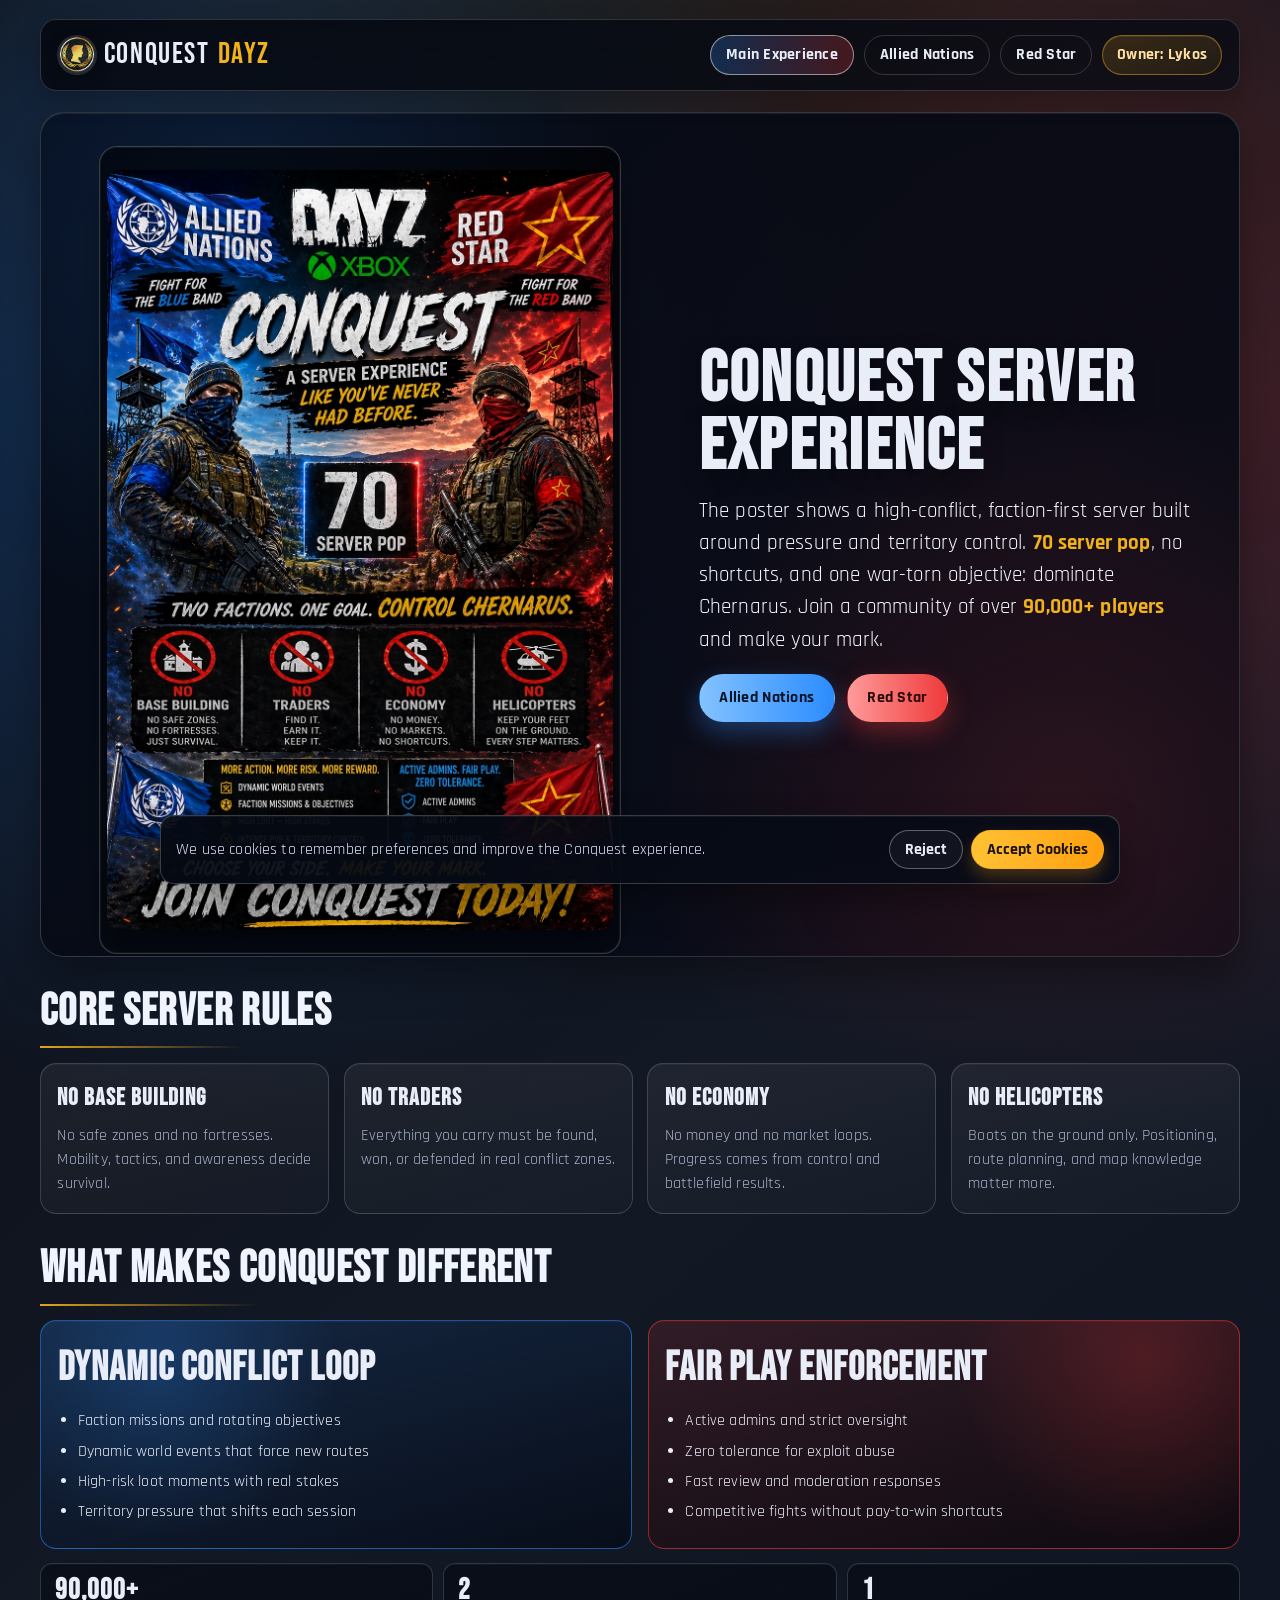
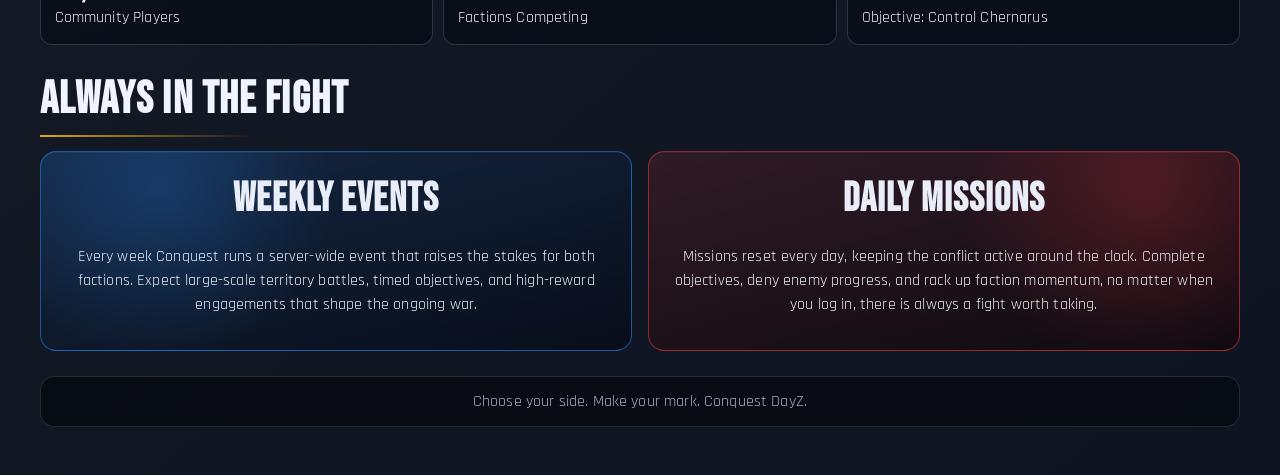
<file: docs/index.html>
﻿<!doctype html>
<html lang="en">
  <head>
    <meta charset="UTF-8" />
    <meta name="viewport" content="width=device-width, initial-scale=1.0" />
    <title>Conquest DayZ | Server Experience</title>
    <meta
      name="description"
      content="Conquest DayZ server experience. Two factions. One brutal goal. Control Chernarus."
    />
    <link rel="preconnect" href="https://fonts.googleapis.com" />
    <link rel="preconnect" href="https://fonts.gstatic.com" crossorigin />
    <link
      href="https://fonts.googleapis.com/css2?family=Bebas+Neue&family=Rajdhani:wght@500;600;700&display=swap"
      rel="stylesheet"
    />
    <link rel="stylesheet" href="styles.css" />
  </head>
  <body class="faction-main">
    <div class="page-shell">
      <nav class="main-nav">
        <a class="brand" href="index.html">
          <img
            class="brand-icon"
            src="[data-uri]"
            alt="Conquest DayZ symbol"
          />
          CONQUEST <span>DAYZ</span>
        </a>
        <div class="nav-links">
          <a class="active" href="index.html">Main Experience</a>
          <a href="allied-nations.html">Allied Nations</a>
          <a href="red-star.html">Red Star</a>
          <span class="owner-chip">Owner: Lykos</span>
        </div>
      </nav>

      <header class="hero reveal">
        <div class="hero-grid">
          <figure class="poster-frame">
            <img
              src="Conquest Dayz Poster.png"
              alt="Conquest DayZ poster with blue and red factions"
            />
          </figure>
          <div class="hero-copy">
            <h1>Conquest Server Experience</h1>
            <p>
              The poster shows a high-conflict, faction-first server built
              around pressure and territory control.
              <span class="accent">70 server pop</span>, no shortcuts, and one
              war-torn objective: dominate Chernarus. Join a community of over
              <span class="accent">90,000+ players</span> and make your mark.
            </p>
            <div class="cta-row">
              <a class="btn btn-allied" href="allied-nations.html"
                >Allied Nations</a
              >
              <a class="btn btn-red" href="red-star.html">Red Star</a>
            </div>
          </div>
        </div>
      </header>

      <section class="section reveal">
        <h2 class="section-title">Core Server Rules</h2>
        <div class="grid">
          <article class="card">
            <h3>No Base Building</h3>
            <p>
              No safe zones and no fortresses. Mobility, tactics, and awareness
              decide survival.
            </p>
          </article>
          <article class="card">
            <h3>No Traders</h3>
            <p>
              Everything you carry must be found, won, or defended in real
              conflict zones.
            </p>
          </article>
          <article class="card">
            <h3>No Economy</h3>
            <p>
              No money and no market loops. Progress comes from control and
              battlefield results.
            </p>
          </article>
          <article class="card">
            <h3>No Helicopters</h3>
            <p>
              Boots on the ground only. Positioning, route planning, and map
              knowledge matter more.
            </p>
          </article>
        </div>
      </section>

      <section class="section reveal">
        <h2 class="section-title">What Makes Conquest Different</h2>
        <div class="split">
          <article class="panel blue-band">
            <h2>Dynamic Conflict Loop</h2>
            <ul>
              <li>Faction missions and rotating objectives</li>
              <li>Dynamic world events that force new routes</li>
              <li>High-risk loot moments with real stakes</li>
              <li>Territory pressure that shifts each session</li>
            </ul>
          </article>
          <article class="panel red-band">
            <h2>Fair Play Enforcement</h2>
            <ul>
              <li>Active admins and strict oversight</li>
              <li>Zero tolerance for exploit abuse</li>
              <li>Fast review and moderation responses</li>
              <li>Competitive fights without pay-to-win shortcuts</li>
            </ul>
          </article>
        </div>

        <div class="stat-bar">
          <div class="stat">
            <strong>90,000+</strong>
            Community Players
          </div>
          <div class="stat">
            <strong>2</strong>
            Factions Competing
          </div>
          <div class="stat">
            <strong>1</strong>
            Objective: Control Chernarus
          </div>
        </div>
      </section>

      <section class="section reveal">
        <h2 class="section-title">Always In The Fight</h2>
        <div class="split">
          <article class="panel blue-band command-structure">
            <h2>Weekly Events</h2>
            <p>
              Every week Conquest runs a server-wide event that raises the
              stakes for both factions. Expect large-scale territory battles,
              timed objectives, and high-reward engagements that shape the
              ongoing war.
            </p>
          </article>
          <article class="panel red-band command-structure">
            <h2>Daily Missions</h2>
            <p>
              Missions reset every day, keeping the conflict active around the
              clock. Complete objectives, deny enemy progress, and rack up
              faction momentum, no matter when you log in, there is always a
              fight worth taking.
            </p>
          </article>
        </div>
      </section>

      <footer>Choose your side. Make your mark. Conquest DayZ.</footer>
    </div>
    <script src="script.js"></script>
  </body>
</html>
</file>
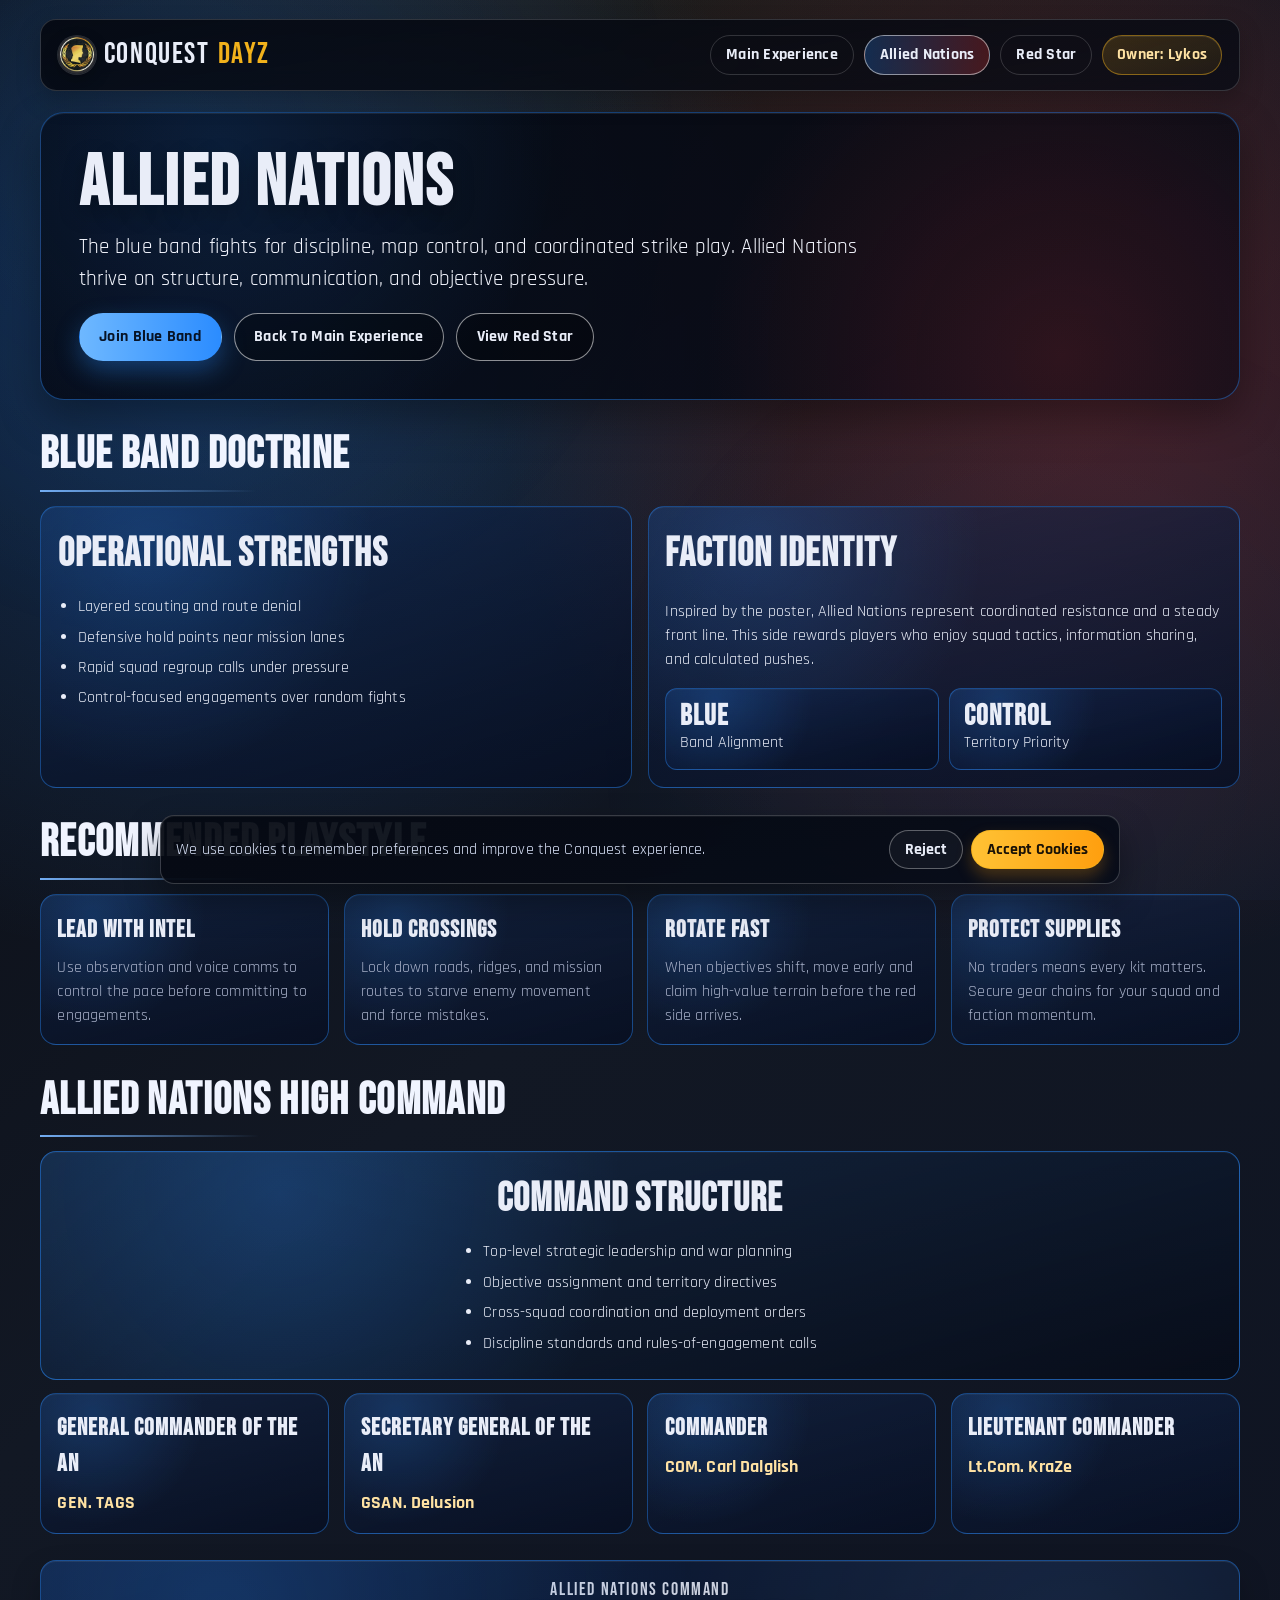
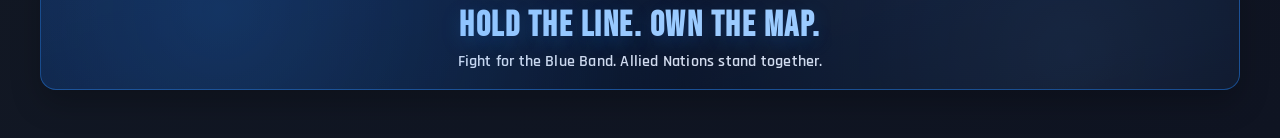
<file: docs/allied-nations.html>
<!doctype html>
<html lang="en">
  <head>
    <meta charset="UTF-8" />
    <meta name="viewport" content="width=device-width, initial-scale=1.0" />
    <title>Conquest DayZ | Allied Nations</title>
    <meta
      name="description"
      content="Allied Nations faction page for Conquest DayZ."
    />
    <link rel="preconnect" href="https://fonts.googleapis.com" />
    <link rel="preconnect" href="https://fonts.gstatic.com" crossorigin />
    <link
      href="https://fonts.googleapis.com/css2?family=Bebas+Neue&family=Rajdhani:wght@500;600;700&display=swap"
      rel="stylesheet"
    />
    <link rel="stylesheet" href="styles.css" />
  </head>
  <body class="faction-allied">
    <div class="page-shell">
      <nav class="main-nav">
        <a class="brand" href="index.html">
          <img
            class="brand-icon"
            src="image-1776967634418.png"
            alt="Conquest DayZ symbol"
          />
          CONQUEST <span>DAYZ</span>
        </a>
        <div class="nav-links">
          <a href="index.html">Main Experience</a>
          <a class="active" href="allied-nations.html">Allied Nations</a>
          <a href="red-star.html">Red Star</a>
          <span class="owner-chip">Owner: Lykos</span>
        </div>
      </nav>

      <header class="hero reveal">
        <div class="hero-grid hero-grid-single">
          <div class="hero-copy">
            <h1>Allied Nations</h1>
            <p>
              The blue band fights for discipline, map control, and coordinated
              strike play. Allied Nations thrive on structure, communication,
              and objective pressure.
            </p>
            <div class="cta-row">
              <a
                class="btn primary"
                href="https://discord.gg/kwTU5Df5nt"
                target="_blank"
                rel="noopener noreferrer"
                >Join Blue Band</a
              >
              <a class="btn secondary" href="index.html"
                >Back To Main Experience</a
              >
              <a class="btn secondary" href="red-star.html">View Red Star</a>
            </div>
          </div>
        </div>
      </header>

      <section class="section reveal">
        <h2 class="section-title">Blue Band Doctrine</h2>
        <div class="split">
          <article class="panel blue-band">
            <h2>Operational Strengths</h2>
            <ul>
              <li>Layered scouting and route denial</li>
              <li>Defensive hold points near mission lanes</li>
              <li>Rapid squad regroup calls under pressure</li>
              <li>Control-focused engagements over random fights</li>
            </ul>
          </article>
          <article class="panel">
            <h2>Faction Identity</h2>
            <p>
              Inspired by the poster, Allied Nations represent coordinated
              resistance and a steady front line. This side rewards players who
              enjoy squad tactics, information sharing, and calculated pushes.
            </p>
            <div class="stat-bar">
              <div class="stat">
                <strong>Blue</strong>
                Band Alignment
              </div>
              <div class="stat">
                <strong>Control</strong>
                Territory Priority
              </div>
            </div>
          </article>
        </div>
      </section>

      <section class="section reveal">
        <h2 class="section-title">Recommended Playstyle</h2>
        <div class="grid">
          <article class="card">
            <h3>Lead With Intel</h3>
            <p>
              Use observation and voice comms to control the pace before
              committing to engagements.
            </p>
          </article>
          <article class="card">
            <h3>Hold Crossings</h3>
            <p>
              Lock down roads, ridges, and mission routes to starve enemy
              movement and force mistakes.
            </p>
          </article>
          <article class="card">
            <h3>Rotate Fast</h3>
            <p>
              When objectives shift, move early and claim high-value terrain
              before the red side arrives.
            </p>
          </article>
          <article class="card">
            <h3>Protect Supplies</h3>
            <p>
              No traders means every kit matters. Secure gear chains for your
              squad and faction momentum.
            </p>
          </article>
        </div>
      </section>

      <section class="section reveal" id="high-command">
        <h2 class="section-title">Allied Nations High Command</h2>
        <article class="panel blue-band command-structure">
          <h2>Command Structure</h2>
          <ul>
            <li>Top-level strategic leadership and war planning</li>
            <li>Objective assignment and territory directives</li>
            <li>Cross-squad coordination and deployment orders</li>
            <li>Discipline standards and rules-of-engagement calls</li>
          </ul>
        </article>

        <div class="grid mt-sm">
          <article class="card">
            <h3>General Commander of the AN</h3>
            <p class="command-name">GEN. TAGS</p>
          </article>
          <article class="card">
            <h3>Secretary General of the AN</h3>
            <p class="command-name">GSAN. Delusion</p>
          </article>
          <article class="card">
            <h3>Commander</h3>
            <p class="command-name">COM. Carl Dalglish</p>
          </article>
          <article class="card">
            <h3>Lieutenant Commander</h3>
            <p class="command-name">Lt.Com. KraZe</p>
          </article>
        </div>
      </section>

      <footer class="faction-footer reveal">
        <p class="faction-footer-kicker">ALLIED NATIONS COMMAND</p>
        <h2>Hold the line. Own the map.</h2>
        <p class="faction-footer-copy">
          Fight for the Blue Band. Allied Nations stand together.
        </p>
      </footer>
    </div>
    <script src="script.js"></script>
  </body>
</html>
</file>
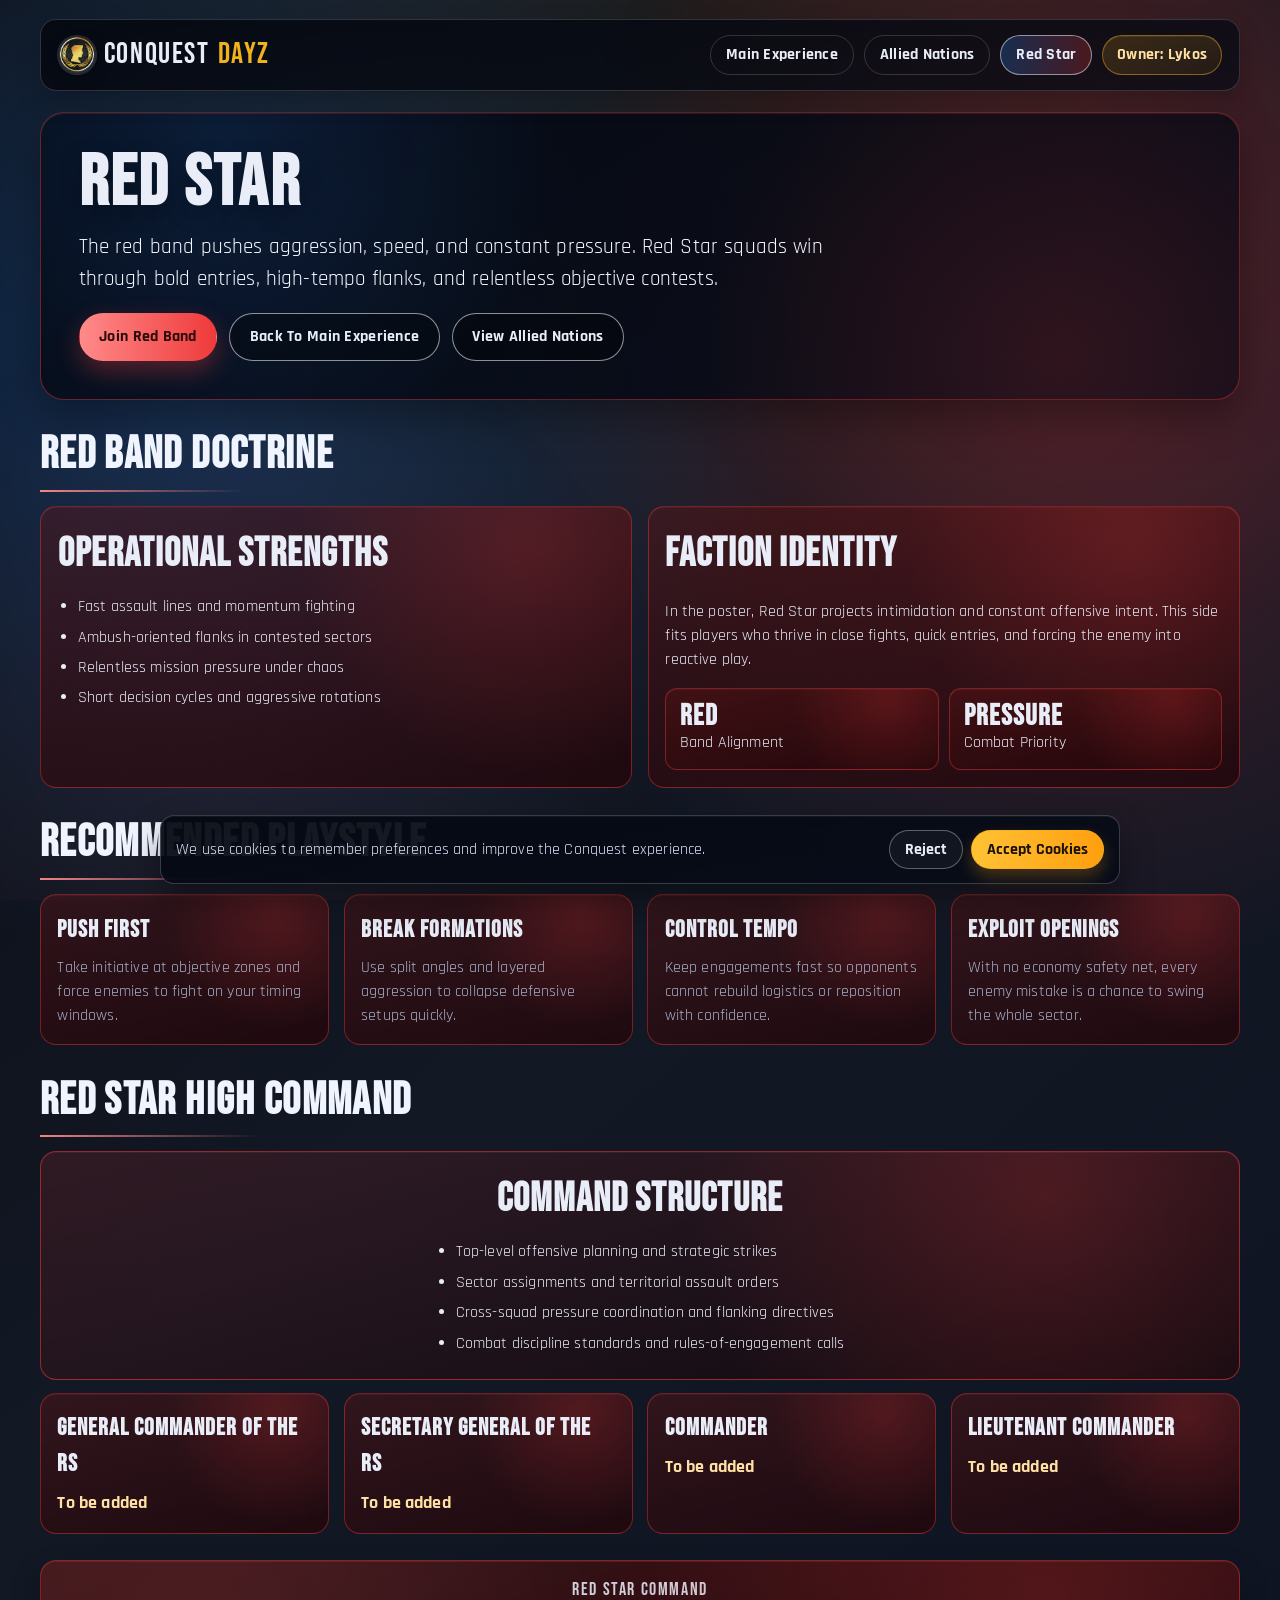
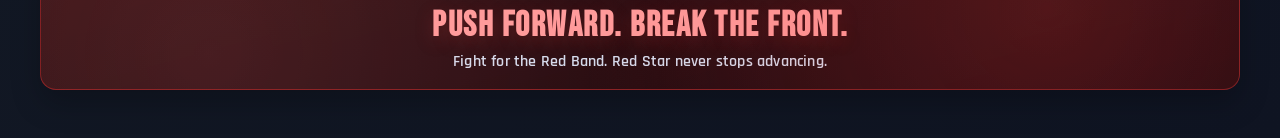
<file: docs/red-star.html>
<!doctype html>
<html lang="en">
  <head>
    <meta charset="UTF-8" />
    <meta name="viewport" content="width=device-width, initial-scale=1.0" />
    <title>Conquest DayZ | Red Star</title>
    <meta
      name="description"
      content="Red Star faction page for Conquest DayZ."
    />
    <link rel="preconnect" href="https://fonts.googleapis.com" />
    <link rel="preconnect" href="https://fonts.gstatic.com" crossorigin />
    <link
      href="https://fonts.googleapis.com/css2?family=Bebas+Neue&family=Rajdhani:wght@500;600;700&display=swap"
      rel="stylesheet"
    />
    <link rel="stylesheet" href="styles.css" />
  </head>
  <body class="faction-red">
    <div class="page-shell">
      <nav class="main-nav">
        <a class="brand" href="index.html">
          <img
            class="brand-icon"
            src="image-1776967634418.png"
            alt="Conquest DayZ symbol"
          />
          CONQUEST <span>DAYZ</span>
        </a>
        <div class="nav-links">
          <a href="index.html">Main Experience</a>
          <a href="allied-nations.html">Allied Nations</a>
          <a class="active" href="red-star.html">Red Star</a>
          <span class="owner-chip">Owner: Lykos</span>
        </div>
      </nav>

      <header class="hero reveal">
        <div class="hero-grid hero-grid-single">
          <div class="hero-copy">
            <h1>Red Star</h1>
            <p>
              The red band pushes aggression, speed, and constant pressure. Red
              Star squads win through bold entries, high-tempo flanks, and
              relentless objective contests.
            </p>
            <div class="cta-row">
              <a
                class="btn primary"
                href="https://discord.gg/redstar"
                target="_blank"
                rel="noopener noreferrer"
                >Join Red Band</a
              >
              <a class="btn secondary" href="index.html"
                >Back To Main Experience</a
              >
              <a class="btn secondary" href="allied-nations.html"
                >View Allied Nations</a
              >
            </div>
          </div>
        </div>
      </header>

      <section class="section reveal">
        <h2 class="section-title">Red Band Doctrine</h2>
        <div class="split">
          <article class="panel red-band">
            <h2>Operational Strengths</h2>
            <ul>
              <li>Fast assault lines and momentum fighting</li>
              <li>Ambush-oriented flanks in contested sectors</li>
              <li>Relentless mission pressure under chaos</li>
              <li>Short decision cycles and aggressive rotations</li>
            </ul>
          </article>
          <article class="panel">
            <h2>Faction Identity</h2>
            <p>
              In the poster, Red Star projects intimidation and constant
              offensive intent. This side fits players who thrive in close
              fights, quick entries, and forcing the enemy into reactive play.
            </p>
            <div class="stat-bar">
              <div class="stat">
                <strong>Red</strong>
                Band Alignment
              </div>
              <div class="stat">
                <strong>Pressure</strong>
                Combat Priority
              </div>
            </div>
          </article>
        </div>
      </section>

      <section class="section reveal">
        <h2 class="section-title">Recommended Playstyle</h2>
        <div class="grid">
          <article class="card">
            <h3>Push First</h3>
            <p>
              Take initiative at objective zones and force enemies to fight on
              your timing windows.
            </p>
          </article>
          <article class="card">
            <h3>Break Formations</h3>
            <p>
              Use split angles and layered aggression to collapse defensive
              setups quickly.
            </p>
          </article>
          <article class="card">
            <h3>Control Tempo</h3>
            <p>
              Keep engagements fast so opponents cannot rebuild logistics or
              reposition with confidence.
            </p>
          </article>
          <article class="card">
            <h3>Exploit Openings</h3>
            <p>
              With no economy safety net, every enemy mistake is a chance to
              swing the whole sector.
            </p>
          </article>
        </div>
      </section>

      <section class="section reveal" id="high-command">
        <h2 class="section-title">Red Star High Command</h2>
        <article class="panel red-band command-structure">
          <h2>Command Structure</h2>
          <ul>
            <li>Top-level offensive planning and strategic strikes</li>
            <li>Sector assignments and territorial assault orders</li>
            <li>Cross-squad pressure coordination and flanking directives</li>
            <li>Combat discipline standards and rules-of-engagement calls</li>
          </ul>
        </article>

        <div class="grid mt-sm">
          <article class="card">
            <h3>General Commander of the RS</h3>
            <p class="command-name">To be added</p>
          </article>
          <article class="card">
            <h3>Secretary General of the RS</h3>
            <p class="command-name">To be added</p>
          </article>
          <article class="card">
            <h3>Commander</h3>
            <p class="command-name">To be added</p>
          </article>
          <article class="card">
            <h3>Lieutenant Commander</h3>
            <p class="command-name">To be added</p>
          </article>
        </div>
      </section>

      <footer class="faction-footer reveal">
        <p class="faction-footer-kicker">RED STAR COMMAND</p>
        <h2>Push forward. Break the front.</h2>
        <p class="faction-footer-copy">
          Fight for the Red Band. Red Star never stops advancing.
        </p>
      </footer>
    </div>
    <script src="script.js"></script>
  </body>
</html>
</file>
<file: docs/styles.css>
:root {
  --bg-deep: #090b12;
  --bg-mid: #121824;
  --bg-glow: #0f1422;
  --ink: #e9edf8;
  --muted: #a7b0c8;
  --gold: #f2b21b;
  --blue: #2b8cff;
  --blue-soft: #79b6ff;
  --red: #ef3a3a;
  --red-soft: #ff8a8a;
  --surface: rgba(255, 255, 255, 0.055);
  --card: rgba(255, 255, 255, 0.06);
  --card-border: rgba(255, 255, 255, 0.16);
  --ring: rgba(255, 255, 255, 0.3);
  --shadow: 0 18px 40px rgba(0, 0, 0, 0.35);
}

* {
  box-sizing: border-box;
}

html,
body {
  margin: 0;
  padding: 0;
}

body {
  font-family: "Rajdhani", "Trebuchet MS", sans-serif;
  color: var(--ink);
  background:
    radial-gradient(circle at 50% -10%, rgba(255, 194, 52, 0.08), transparent 40%),
    radial-gradient(
      circle at 15% 20%,
      rgba(43, 140, 255, 0.26),
      transparent 35%
    ),
    radial-gradient(
      circle at 85% 22%,
      rgba(239, 58, 58, 0.24),
      transparent 34%
    ),
    linear-gradient(140deg, var(--bg-deep), var(--bg-mid) 52%, var(--bg-glow));
  min-height: 100vh;
  line-height: 1.5;
  letter-spacing: 0.15px;
  position: relative;
  overflow-x: hidden;
}

body::before {
  content: "";
  position: fixed;
  inset: 0;
  pointer-events: none;
  z-index: -1;
  opacity: 0.42;
  background:
    radial-gradient(circle at 10% 14%, rgba(43, 140, 255, 0.12), transparent 34%),
    radial-gradient(circle at 90% 18%, rgba(239, 58, 58, 0.1), transparent 32%);
}

body.faction-allied::before {
  opacity: 0.5;
  background:
    radial-gradient(circle at 14% 16%, rgba(43, 140, 255, 0.22), transparent 38%),
    radial-gradient(circle at 82% 84%, rgba(77, 164, 255, 0.12), transparent 36%);
}

body.faction-red::before {
  opacity: 0.5;
  background:
    radial-gradient(circle at 86% 16%, rgba(239, 58, 58, 0.22), transparent 38%),
    radial-gradient(circle at 18% 84%, rgba(255, 108, 108, 0.12), transparent 36%);
}

.page-shell {
  width: min(1200px, 94vw);
  margin: 0 auto;
  padding: 1.2rem 0 3rem;
}

.main-nav {
  display: flex;
  justify-content: space-between;
  align-items: center;
  gap: 1rem;
  flex-wrap: wrap;
  padding: 0.75rem 1.05rem;
  border: 1px solid var(--card-border);
  border-radius: 16px;
  background: linear-gradient(170deg, rgba(5, 8, 16, 0.9), rgba(6, 10, 20, 0.72));
  backdrop-filter: blur(10px);
  box-shadow: 0 10px 24px rgba(0, 0, 0, 0.22);
  position: sticky;
  top: 0.8rem;
  z-index: 20;
  transition:
    transform 240ms ease,
    opacity 240ms ease;
  transform: translateY(0);
  opacity: 1;
}

.main-nav.nav-hidden {
  transform: translateY(calc(-100% - 1rem));
  opacity: 0;
  pointer-events: none;
}

.brand {
  display: inline-flex;
  align-items: center;
  gap: 0.5rem;
  font-family: "Bebas Neue", Impact, sans-serif;
  letter-spacing: 1.6px;
  font-size: 1.9rem;
  text-decoration: none;
  color: var(--ink);
}

.brand-icon {
  width: 38px;
  height: 38px;
  object-fit: contain;
  border-radius: 50%;
  box-shadow:
    0 0 0 1px rgba(255, 255, 255, 0.14),
    0 6px 16px rgba(0, 0, 0, 0.28);
}

.brand span {
  color: var(--gold);
}

.nav-links {
  display: flex;
  gap: 0.6rem;
  flex-wrap: wrap;
  align-items: center;
}

.nav-links a {
  text-decoration: none;
  color: var(--ink);
  border: 1px solid var(--card-border);
  border-radius: 999px;
  padding: 0.45rem 0.95rem;
  font-weight: 700;
  letter-spacing: 0.25px;
  transition:
    transform 200ms ease,
    background 200ms ease,
    border-color 200ms ease,
    box-shadow 200ms ease;
}

.nav-links a:hover,
.nav-links a:focus-visible {
  transform: translateY(-2px);
  background: rgba(255, 255, 255, 0.08);
  border-color: rgba(255, 255, 255, 0.42);
  box-shadow: 0 8px 18px rgba(0, 0, 0, 0.22);
}

.nav-links a.active {
  background: linear-gradient(
    90deg,
    rgba(43, 140, 255, 0.25),
    rgba(239, 58, 58, 0.25)
  );
  border-color: rgba(255, 255, 255, 0.5);
}

.owner-chip {
  border: 1px solid rgba(242, 178, 27, 0.45);
  border-radius: 999px;
  padding: 0.42rem 0.88rem;
  font-weight: 700;
  letter-spacing: 0.25px;
  color: #ffe2a3;
  background: linear-gradient(160deg, rgba(242, 178, 27, 0.18), rgba(242, 178, 27, 0.08));
  box-shadow: inset 0 1px 0 rgba(255, 255, 255, 0.08);
}

.hero {
  margin-top: 1.3rem;
  border: 1px solid var(--card-border);
  border-radius: 24px;
  overflow: hidden;
  box-shadow:
    var(--shadow),
    inset 0 1px 0 rgba(255, 255, 255, 0.08);
  background:
    radial-gradient(
      circle at 15% 12%,
      rgba(43, 140, 255, 0.14),
      transparent 32%
    ),
    radial-gradient(
      circle at 85% 84%,
      rgba(239, 58, 58, 0.14),
      transparent 34%
    ),
    linear-gradient(150deg, rgba(4, 8, 18, 0.9), rgba(8, 12, 24, 0.88));
}

.hero-grid {
  display: grid;
  grid-template-columns: minmax(340px, 52%) minmax(280px, 48%);
  align-items: stretch;
  gap: 1.1rem;
  padding: 1.1rem;
}

.hero-grid.hero-grid-single {
  grid-template-columns: 1fr;
}

.poster-frame {
  border-radius: 18px;
  border: 1px solid rgba(255, 255, 255, 0.22);
  background: linear-gradient(180deg, rgba(0, 0, 0, 0.56), rgba(4, 8, 16, 0.65));
  padding: 0.45rem;
  display: grid;
  align-items: center;
  justify-items: center;
  min-height: 100%;
  box-shadow: inset 0 0 0 1px rgba(255, 255, 255, 0.05);
}

.poster-frame img {
  width: 100%;
  max-height: 92vh;
  display: block;
  object-fit: contain;
  object-position: center top;
  border-radius: 12px;
  filter: saturate(1.02) contrast(1.01) brightness(1.04);
  box-shadow: 0 16px 34px rgba(0, 0, 0, 0.35);
}

.hero-copy {
  display: grid;
  align-content: center;
  gap: 0.75rem;
  padding: clamp(0.5rem, 1.7vw, 1.25rem);
}

.hero h1 {
  margin: 0;
  font-family: "Bebas Neue", Impact, sans-serif;
  letter-spacing: 2.3px;
  font-size: clamp(2.1rem, 6vw, 4.5rem);
  line-height: 0.95;
  text-shadow: 0 8px 22px rgba(0, 0, 0, 0.3);
}

.hero p {
  margin: 0;
  font-size: clamp(1rem, 2.4vw, 1.3rem);
  max-width: 72ch;
  color: #f5f7ff;
  line-height: 1.55;
}

.hero .accent {
  color: var(--gold);
  font-weight: 700;
}

.cta-row {
  display: flex;
  flex-wrap: wrap;
  gap: 0.75rem;
  margin-top: 0.4rem;
}

.btn {
  text-decoration: none;
  font-weight: 700;
  border-radius: 999px;
  padding: 0.68rem 1.22rem;
  border: 1px solid transparent;
  letter-spacing: 0.28px;
  transition:
    transform 180ms ease,
    box-shadow 180ms ease,
    filter 180ms ease;
}

.btn:hover,
.btn:focus-visible {
  transform: translateY(-2px);
  filter: brightness(1.03);
}

.btn.primary {
  background: linear-gradient(90deg, #ffc234, #ff9f0f);
  color: #191006;
  box-shadow: 0 10px 24px rgba(255, 159, 15, 0.3);
}

.btn.secondary {
  border-color: rgba(255, 255, 255, 0.55);
  color: var(--ink);
  background: rgba(0, 0, 0, 0.3);
}

.btn.btn-allied {
  background: linear-gradient(90deg, #83c2ff, #2b8cff);
  color: #071326;
  box-shadow: 0 10px 24px rgba(43, 140, 255, 0.34);
}

.btn.btn-red {
  background: linear-gradient(90deg, #ff9a9a, #ef3a3a);
  color: #2b0a0a;
  box-shadow: 0 10px 24px rgba(239, 58, 58, 0.34);
}

.section {
  margin-top: 1.35rem;
}

.section-title {
  font-family: "Bebas Neue", Impact, sans-serif;
  letter-spacing: 1.35px;
  font-size: clamp(1.8rem, 4vw, 2.8rem);
  margin: 0 0 0.9rem;
  color: #f0f4ff;
  display: inline-block;
  position: relative;
  padding-bottom: 0.2rem;
}

.section-title::after {
  content: "";
  position: absolute;
  left: 0;
  bottom: 0;
  width: min(220px, 70%);
  height: 2px;
  background: linear-gradient(90deg, rgba(242, 178, 27, 0.92), transparent);
}

.grid {
  display: grid;
  grid-template-columns: repeat(4, 1fr);
  gap: 0.9rem;
}

.card {
  background: linear-gradient(165deg, var(--card), rgba(255, 255, 255, 0.02));
  border: 1px solid var(--card-border);
  border-radius: 16px;
  padding: 1.03rem;
  box-shadow: inset 0 1px 0 rgba(255, 255, 255, 0.04);
  transition:
    transform 180ms ease,
    border-color 180ms ease,
    box-shadow 180ms ease;
}

.card:hover,
.card:focus-within {
  transform: translateY(-2px);
  border-color: var(--ring);
  box-shadow:
    inset 0 1px 0 rgba(255, 255, 255, 0.08),
    0 12px 26px rgba(0, 0, 0, 0.22);
}

.card h3 {
  margin: 0;
  font-family: "Bebas Neue", Impact, sans-serif;
  font-size: 1.5rem;
  letter-spacing: 1px;
}

.card p {
  margin: 0.5rem 0 0;
  color: var(--muted);
}

.card .command-name {
  font-weight: 700;
  font-size: 1.12rem;
  color: #ffe2a3;
}

.command-structure {
  text-align: center;
}

.command-structure ul {
  display: inline-block;
  text-align: left;
}

.split {
  display: grid;
  grid-template-columns: 1fr 1fr;
  gap: 0.95rem;
}

.panel {
  border: 1px solid var(--card-border);
  border-radius: 16px;
  padding: 1.05rem;
  background: linear-gradient(
    170deg,
    rgba(255, 255, 255, 0.06),
    rgba(255, 255, 255, 0.02)
  );
  box-shadow: inset 0 1px 0 rgba(255, 255, 255, 0.04);
}

.panel h2 {
  margin: 0;
  font-family: "Bebas Neue", Impact, sans-serif;
  letter-spacing: 1px;
  font-size: clamp(1.8rem, 4vw, 2.5rem);
}

.panel ul {
  margin: 0.7rem 0 0;
  padding-left: 1.25rem;
}

.panel li {
  margin-bottom: 0.4rem;
}

.blue-band {
  border-color: rgba(43, 140, 255, 0.55);
  background:
    radial-gradient(
      circle at 20% 18%,
      rgba(43, 140, 255, 0.23),
      transparent 35%
    ),
    linear-gradient(165deg, rgba(43, 140, 255, 0.14), rgba(5, 10, 22, 0.72));
}

.red-band {
  border-color: rgba(239, 58, 58, 0.56);
  background:
    radial-gradient(
      circle at 84% 18%,
      rgba(239, 58, 58, 0.22),
      transparent 35%
    ),
    linear-gradient(165deg, rgba(239, 58, 58, 0.14), rgba(15, 6, 10, 0.72));
}

body.faction-allied .hero {
  border-color: rgba(43, 140, 255, 0.42);
}

body.faction-allied .btn.primary {
  background: linear-gradient(90deg, #6eb8ff, #2b8cff);
  color: #071326;
  box-shadow: 0 10px 24px rgba(43, 140, 255, 0.34);
}

body.faction-allied .section-title::after {
  background: linear-gradient(90deg, rgba(121, 182, 255, 0.95), transparent);
}

body.faction-allied .panel:not(.command-structure),
body.faction-allied .card,
body.faction-allied .stat {
  border-color: rgba(43, 140, 255, 0.42);
  background:
    radial-gradient(circle at 18% 14%, rgba(43, 140, 255, 0.2), transparent 42%),
    linear-gradient(165deg, rgba(20, 46, 94, 0.42), rgba(6, 14, 34, 0.78));
}

body.faction-allied .panel:not(.command-structure):hover,
body.faction-allied .card:hover,
body.faction-allied .card:focus-within {
  border-color: rgba(121, 182, 255, 0.62);
}

body.faction-red .hero {
  border-color: rgba(239, 58, 58, 0.42);
}

body.faction-red .btn.primary {
  background: linear-gradient(90deg, #ff8a8a, #ef3a3a);
  color: #2b0a0a;
  box-shadow: 0 10px 24px rgba(239, 58, 58, 0.34);
}

body.faction-red .section-title::after {
  background: linear-gradient(90deg, rgba(255, 138, 138, 0.95), transparent);
}

body.faction-red .panel:not(.command-structure),
body.faction-red .card,
body.faction-red .stat {
  border-color: rgba(239, 58, 58, 0.42);
  background:
    radial-gradient(circle at 82% 14%, rgba(239, 58, 58, 0.2), transparent 42%),
    linear-gradient(165deg, rgba(94, 20, 20, 0.42), rgba(34, 6, 10, 0.78));
}

body.faction-red .panel:not(.command-structure):hover,
body.faction-red .card:hover,
body.faction-red .card:focus-within {
  border-color: rgba(255, 138, 138, 0.62);
}

.stat-bar {
  margin-top: 0.9rem;
  display: flex;
  gap: 0.65rem;
  flex-wrap: wrap;
}

.stat {
  min-width: 140px;
  flex: 1;
  border-radius: 12px;
  padding: 0.85rem;
  border: 1px solid var(--card-border);
  background: linear-gradient(160deg, rgba(7, 12, 22, 0.72), rgba(3, 6, 14, 0.52));
  box-shadow: inset 0 1px 0 rgba(255, 255, 255, 0.04);
}

.stat strong {
  display: block;
  font-family: "Bebas Neue", Impact, sans-serif;
  letter-spacing: 1px;
  font-size: 1.8rem;
  line-height: 1;
}

.mt-sm {
  margin-top: 0.8rem;
}

.reveal {
  opacity: 0;
  transform: translateY(14px);
  transition:
    opacity 520ms cubic-bezier(0.22, 0.61, 0.36, 1),
    transform 520ms cubic-bezier(0.22, 0.61, 0.36, 1);
}

.reveal.visible {
  opacity: 1;
  transform: translateY(0);
}

footer {
  margin-top: 1.6rem;
  border: 1px solid rgba(255, 255, 255, 0.12);
  border-radius: 14px;
  padding: 0.8rem 1rem;
  background: rgba(2, 4, 10, 0.55);
  color: var(--muted);
  text-align: center;
  font-size: 0.97rem;
}

.cookie-banner {
  position: fixed;
  left: 50%;
  bottom: 1rem;
  transform: translateX(-50%);
  width: min(960px, calc(100vw - 1.4rem));
  border: 1px solid rgba(255, 255, 255, 0.2);
  border-radius: 14px;
  padding: 0.85rem 0.95rem;
  display: flex;
  align-items: center;
  justify-content: space-between;
  gap: 0.8rem;
  background: linear-gradient(170deg, rgba(5, 9, 18, 0.95), rgba(7, 12, 24, 0.9));
  box-shadow:
    0 16px 34px rgba(0, 0, 0, 0.36),
    inset 0 1px 0 rgba(255, 255, 255, 0.05);
  z-index: 110;
}

.cookie-text {
  margin: 0;
  color: #dce5fb;
  font-size: 0.97rem;
}

.cookie-actions {
  display: flex;
  align-items: center;
  gap: 0.55rem;
}

.cookie-btn {
  border: 1px solid rgba(255, 255, 255, 0.2);
  border-radius: 999px;
  padding: 0.42rem 0.92rem;
  font: inherit;
  font-weight: 700;
  color: var(--ink);
  background: rgba(255, 255, 255, 0.06);
  cursor: pointer;
  transition:
    transform 180ms ease,
    box-shadow 180ms ease,
    border-color 180ms ease,
    filter 180ms ease;
}

.cookie-btn:hover,
.cookie-btn:focus-visible {
  transform: translateY(-1px);
  filter: brightness(1.04);
}

.cookie-btn-accept {
  color: #1a1206;
  border-color: rgba(242, 178, 27, 0.58);
  background: linear-gradient(90deg, #ffc234, #ff9f0f);
  box-shadow: 0 8px 16px rgba(255, 159, 15, 0.25);
}

.cookie-btn-reject {
  border-color: rgba(255, 255, 255, 0.32);
  background: rgba(255, 255, 255, 0.04);
}

.faction-footer {
  position: relative;
  overflow: hidden;
  padding: 1rem 1.1rem;
  border-radius: 16px;
  text-align: center;
  box-shadow:
    0 14px 30px rgba(0, 0, 0, 0.22),
    inset 0 1px 0 rgba(255, 255, 255, 0.08);
}

.faction-footer::before {
  content: "";
  position: absolute;
  inset: 0;
  pointer-events: none;
  opacity: 0.65;
}

.faction-footer-kicker {
  margin: 0;
  font-family: "Bebas Neue", Impact, sans-serif;
  letter-spacing: 1.6px;
  font-size: 1.1rem;
  color: rgba(233, 237, 248, 0.88);
}

.faction-footer h2 {
  margin: 0.28rem 0 0;
  font-family: "Bebas Neue", Impact, sans-serif;
  letter-spacing: 1.5px;
  font-size: clamp(1.6rem, 3.2vw, 2.2rem);
  line-height: 1;
}

.faction-footer-copy {
  margin: 0.45rem 0 0;
  color: #d6deef;
  font-weight: 600;
  letter-spacing: 0.2px;
}

body.faction-allied .faction-footer {
  border-color: rgba(43, 140, 255, 0.48);
  background: linear-gradient(165deg, rgba(16, 34, 70, 0.72), rgba(8, 16, 34, 0.86));
}

body.faction-allied .faction-footer::before {
  background:
    radial-gradient(circle at 15% 38%, rgba(43, 140, 255, 0.35), transparent 46%),
    radial-gradient(circle at 86% 72%, rgba(121, 182, 255, 0.18), transparent 44%);
}

body.faction-allied .faction-footer h2 {
  color: #9dccff;
  text-shadow: 0 6px 18px rgba(21, 87, 169, 0.32);
}

body.faction-red .faction-footer {
  border-color: rgba(239, 58, 58, 0.48);
  background: linear-gradient(165deg, rgba(74, 18, 18, 0.72), rgba(30, 8, 12, 0.86));
}

body.faction-red .faction-footer::before {
  background:
    radial-gradient(circle at 84% 38%, rgba(239, 58, 58, 0.35), transparent 46%),
    radial-gradient(circle at 14% 72%, rgba(255, 138, 138, 0.18), transparent 44%);
}

body.faction-red .faction-footer h2 {
  color: #ff9c9c;
  text-shadow: 0 6px 18px rgba(158, 39, 39, 0.32);
}

@media (max-width: 980px) {
  .grid {
    grid-template-columns: repeat(2, 1fr);
  }

  .split {
    grid-template-columns: 1fr;
  }

  .hero-grid {
    grid-template-columns: 1fr;
  }

  .poster-frame {
    max-width: min(640px, 100%);
    margin: 0 auto;
  }

  .poster-frame img {
    max-height: 78vh;
  }
}

@media (max-width: 620px) {
  .page-shell {
    width: min(1200px, 95vw);
    padding-top: 0.95rem;
  }

  .brand {
    font-size: 1.6rem;
  }

  .brand-icon {
    width: 32px;
    height: 32px;
  }

  .grid {
    grid-template-columns: 1fr;
  }

  .hero-grid {
    padding: 0.75rem;
    gap: 0.8rem;
  }

  .section-title {
    margin-bottom: 0.75rem;
  }

  .poster-frame {
    padding: 0.45rem;
  }

  .poster-frame img {
    max-height: 74vh;
  }

  .hero-copy {
    padding: 0.35rem;
  }

  .faction-footer {
    padding: 0.9rem 0.85rem;
  }

  .faction-footer-kicker {
    font-size: 1rem;
  }

  .faction-footer h2 {
    font-size: clamp(1.4rem, 7vw, 1.95rem);
  }

  .cookie-banner {
    flex-direction: column;
    align-items: flex-start;
    padding: 0.75rem;
    bottom: 0.75rem;
  }

  .cookie-actions {
    width: 100%;
    justify-content: flex-end;
  }
}
</file>
